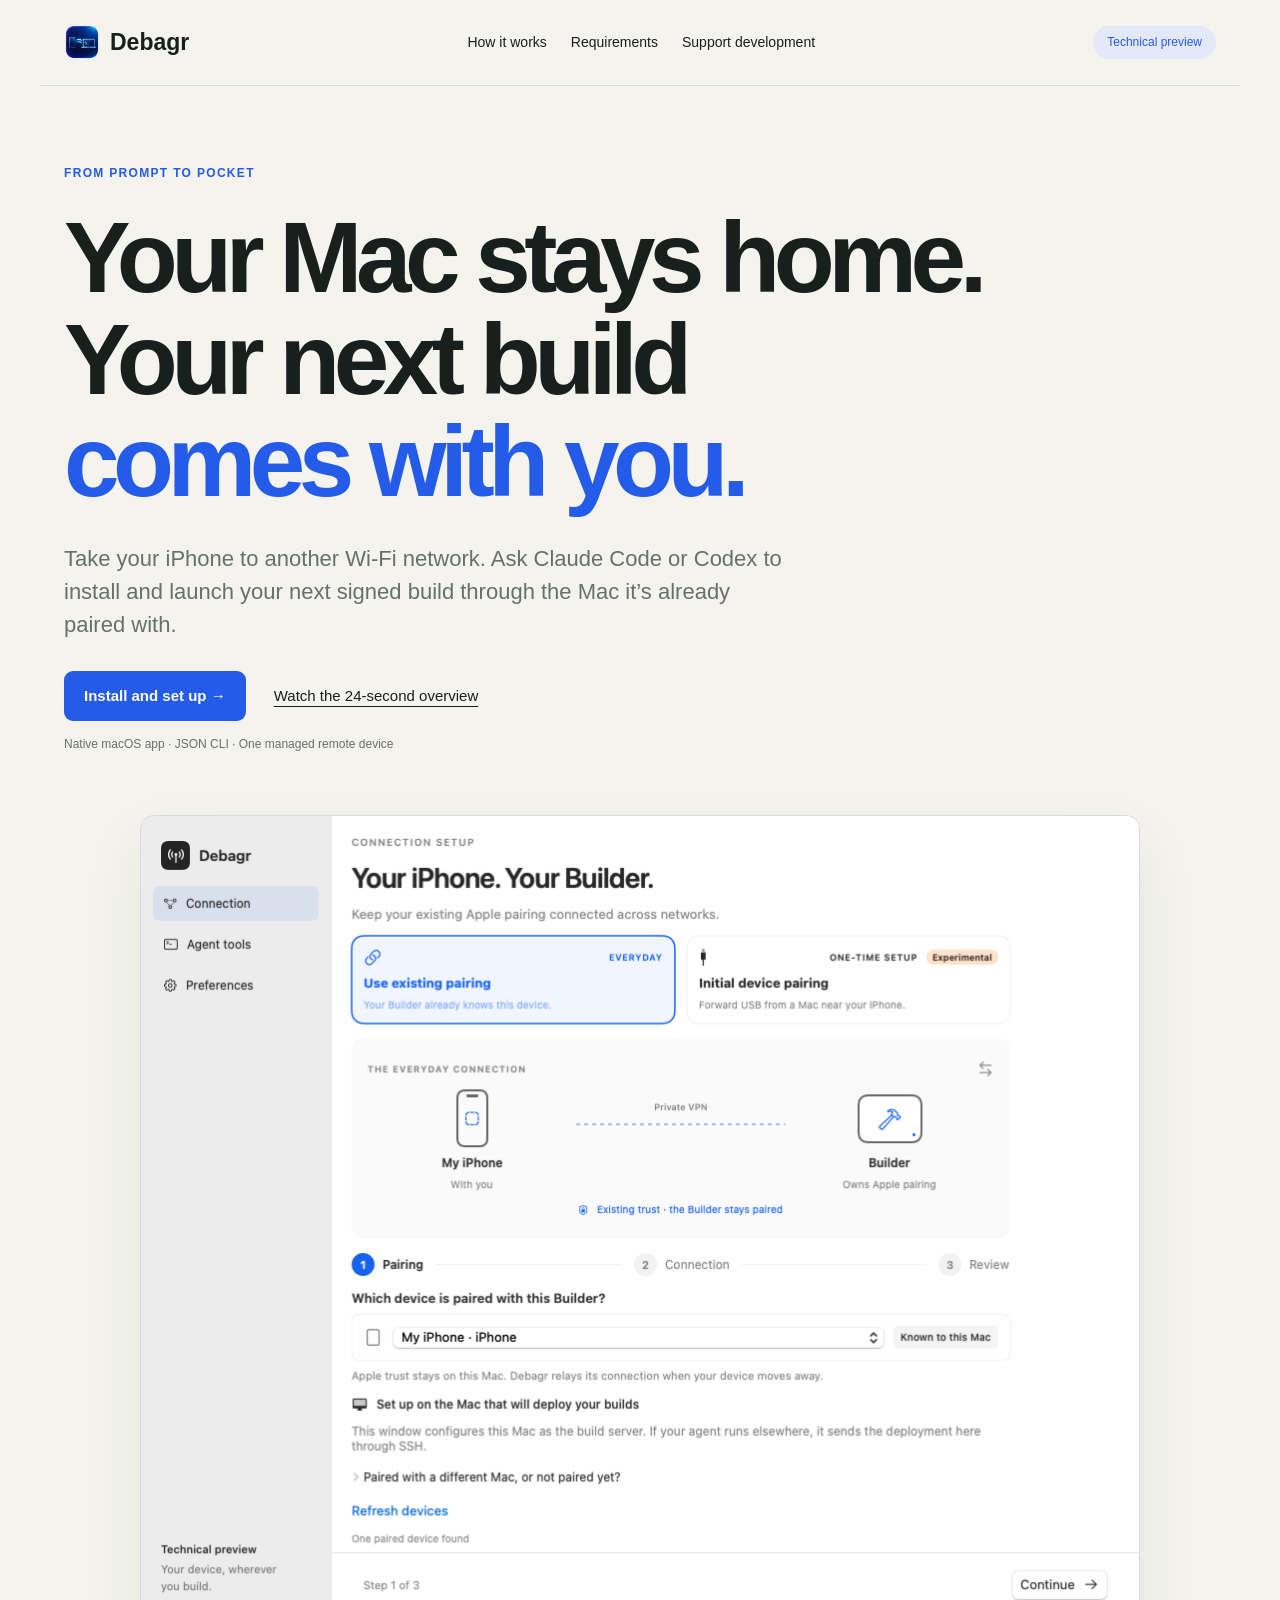
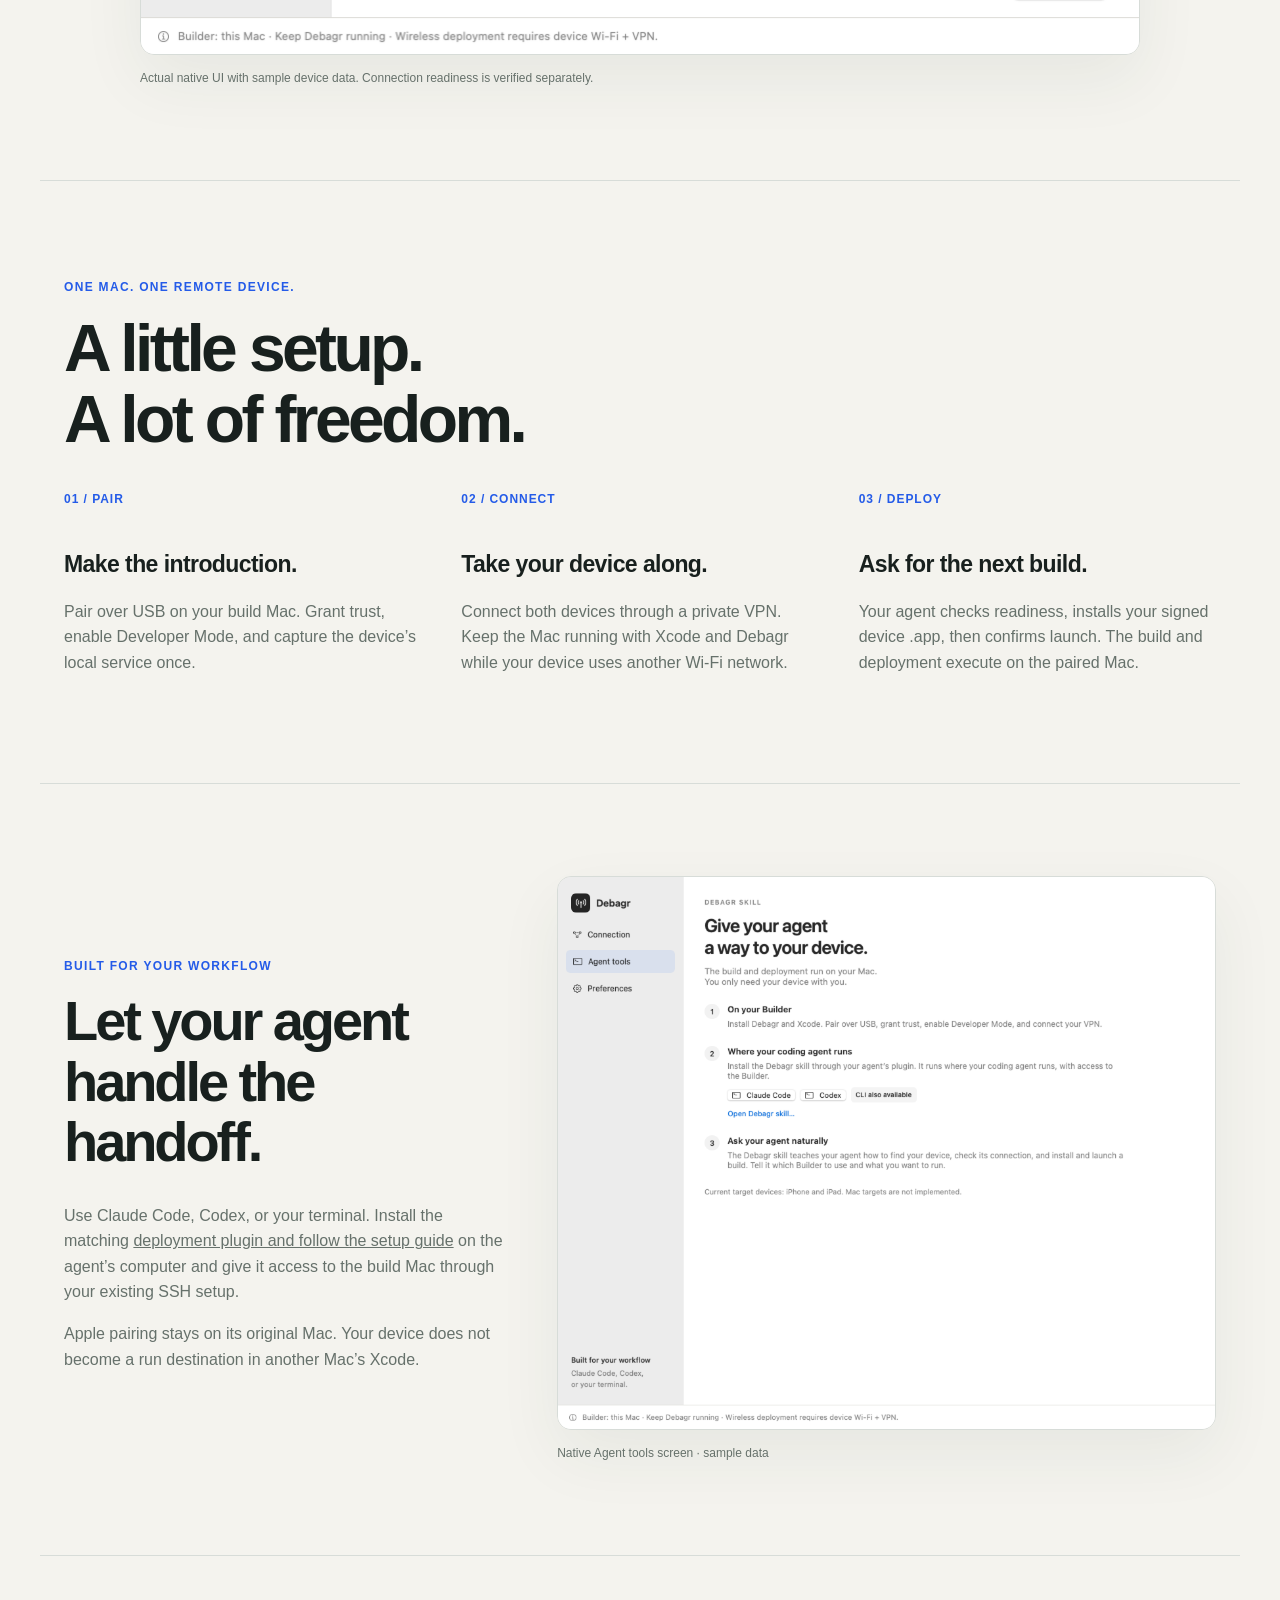
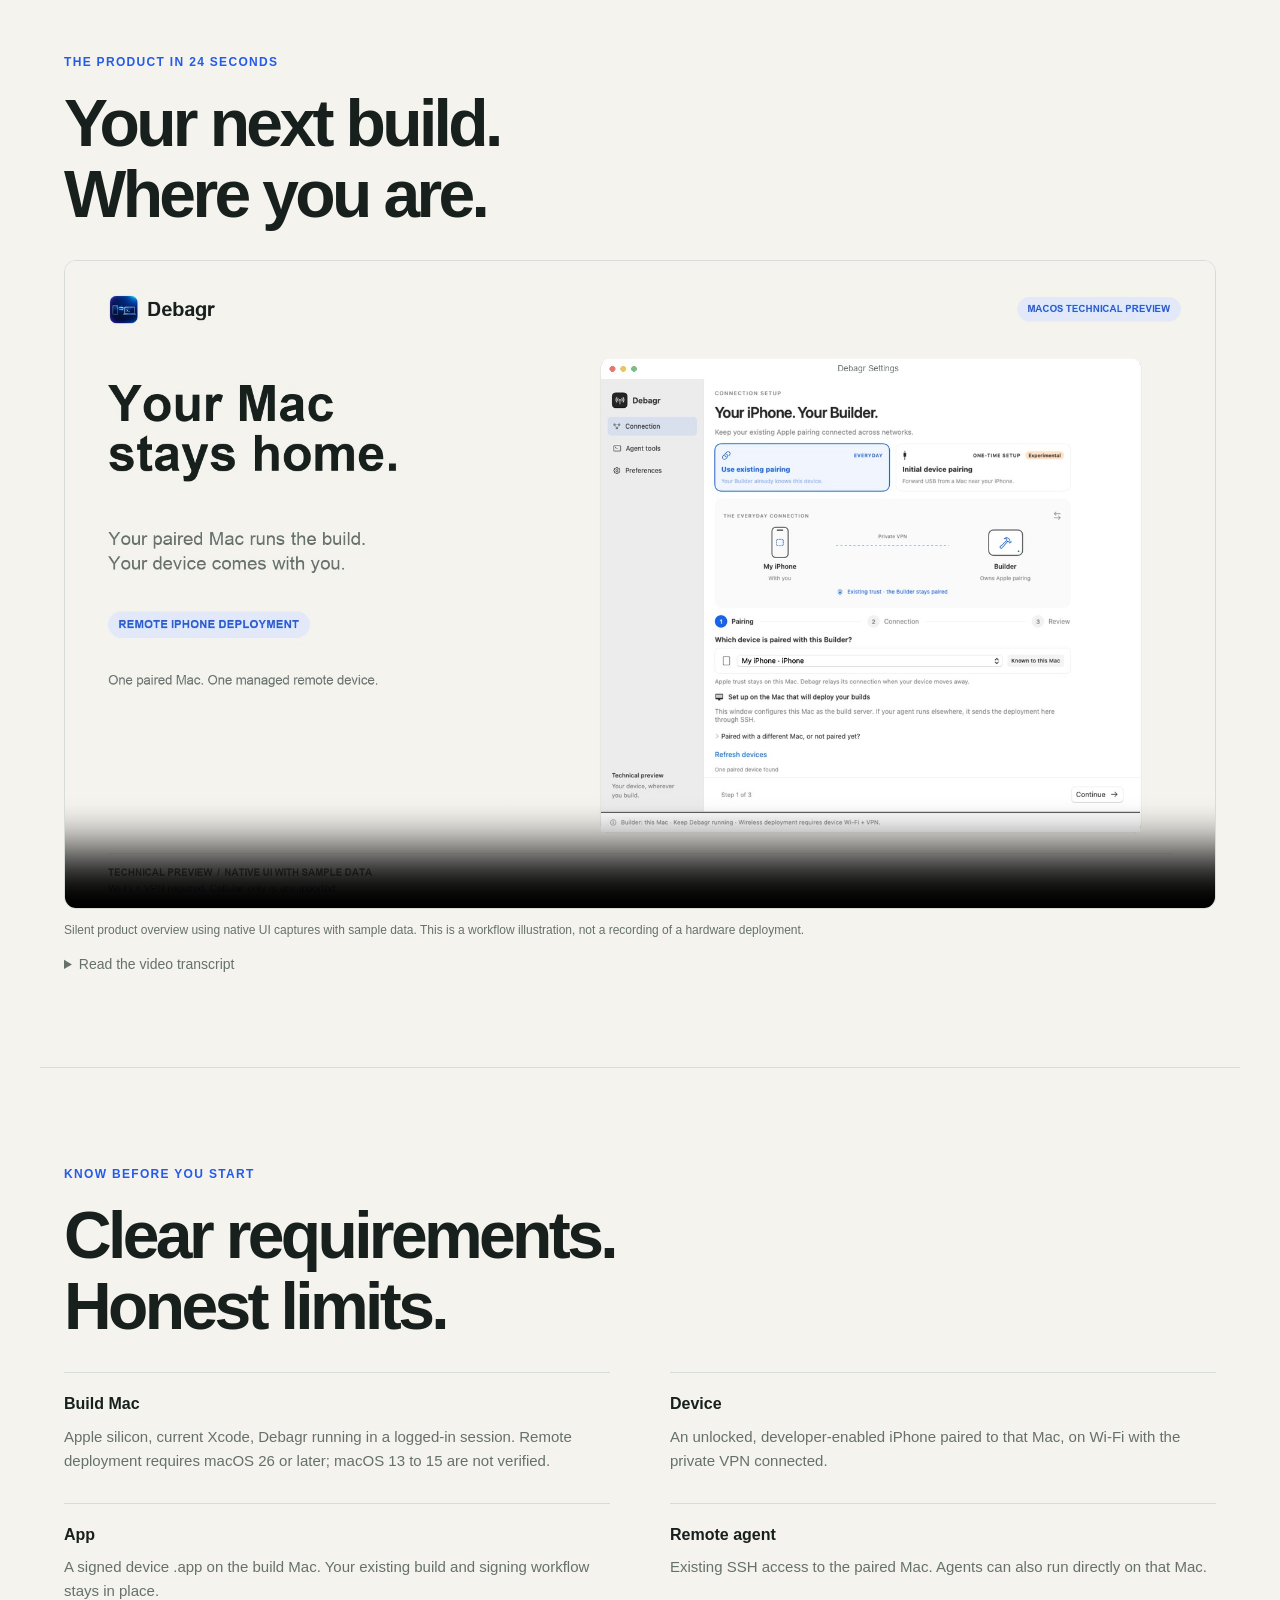
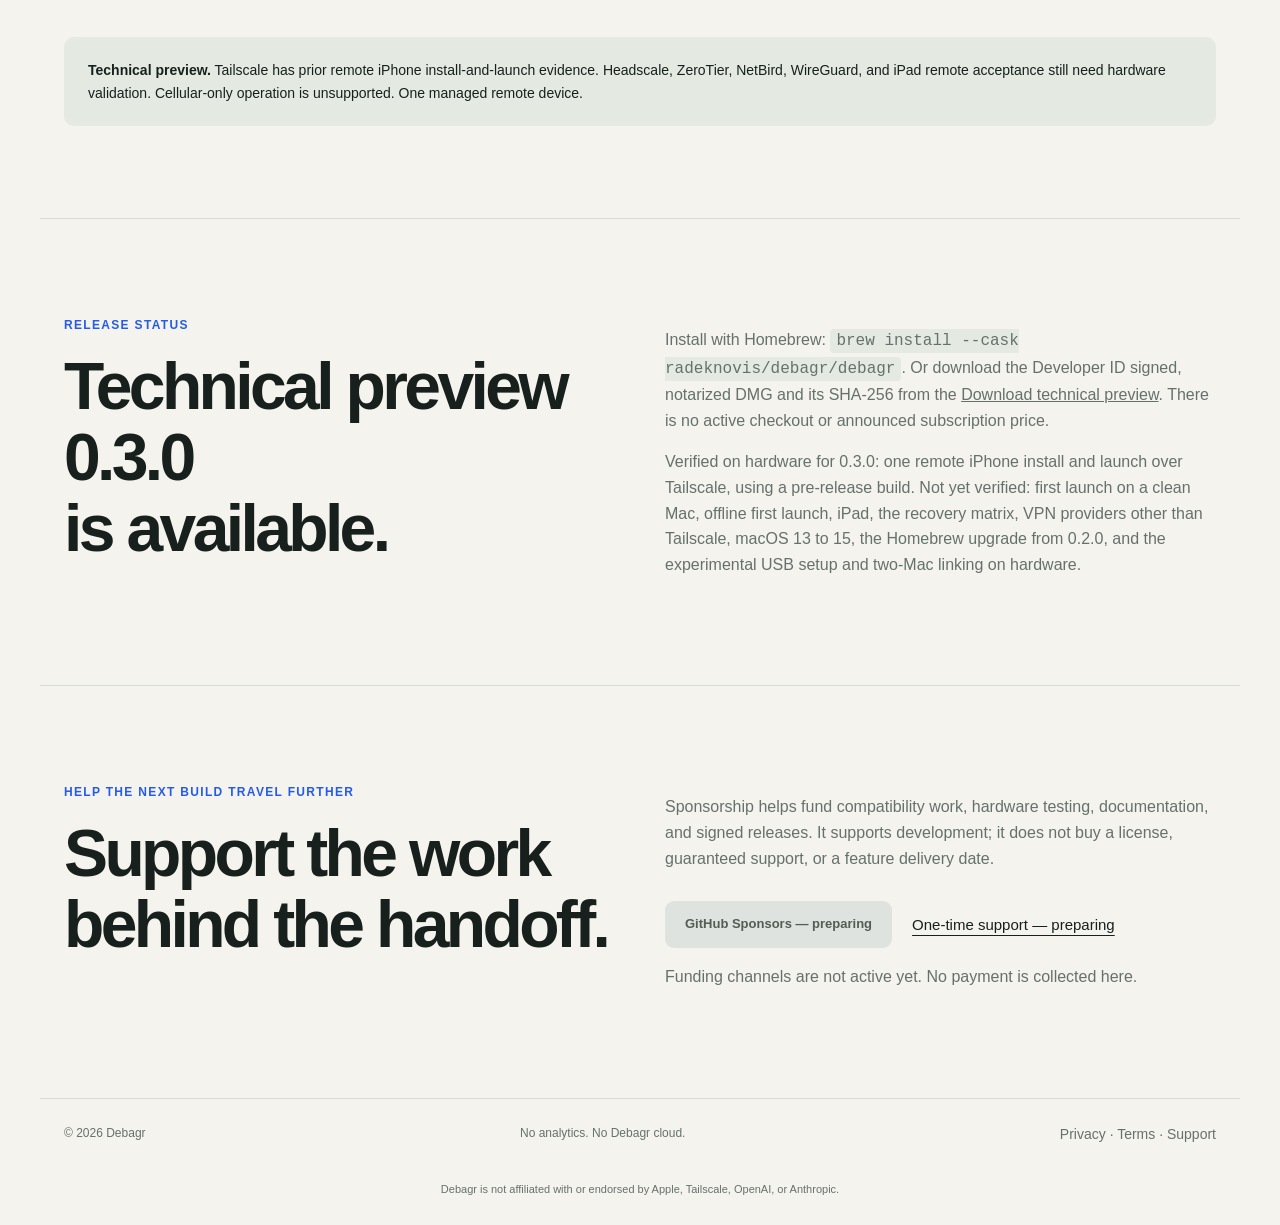
<file: index.html>
<!doctype html>
<html lang="en">
<head>
  <meta charset="utf-8">
  <meta name="viewport" content="width=device-width, initial-scale=1">
  <meta name="description" content="Your Mac stays home. Your next build comes with you. Debagr connects your coding agent to a paired iPhone through your Mac and private VPN.">
  <meta property="og:title" content="Debagr — From prompt to pocket">
  <meta property="og:description" content="Remote iPhone deployment through your paired Mac. Native macOS app, JSON CLI, Claude Code and Codex plugins.">
  <meta property="og:image" content="https://radeknovis.github.io/debagr-site/assets/launch-card.png">
  <meta name="twitter:card" content="summary_large_image">
  <title>Debagr — Your next build comes with you</title>
  <link rel="icon" href="assets/app-icon.png">
  <link rel="stylesheet" href="styles.css">
</head>
<body>
  <a class="skip-link" href="#main">Skip to content</a>
  <nav aria-label="Main navigation">
    <a class="brand" href="#top"><img src="assets/app-icon.png" width="36" height="36" alt="">Debagr</a>
    <div class="nav-links"><a href="#workflow">How it works</a><a href="#requirements">Requirements</a><a href="#support">Support development</a></div>
    <span class="badge">Technical preview</span>
  </nav>
  <main id="main">
    <section class="hero" id="top">
      <div class="eyebrow">From prompt to pocket</div>
      <h1>Your Mac stays home.<br>Your next build<br><em>comes with you.</em></h1>
      <p class="lede">Take your iPhone to another Wi-Fi network. Ask Claude Code or Codex to install and launch your next signed build through the Mac it’s already paired with.</p>
      <div class="actions"><a class="button" href="setup.html">Install and set up <span aria-hidden="true">→</span></a><a class="text-link" href="#watch">Watch the 24-second overview</a></div>
      <p class="fine">Native macOS app · JSON CLI · One managed remote device</p>
      <figure class="product-shot"><img src="assets/device-setup-light.png" width="2000" height="1680" alt="Debagr Connections window on Use existing pairing: path picker with Initial device pairing labelled Experimental, connection diagram, and the Pairing step with a paired device selected. Sample device data."><figcaption>Actual native UI with sample device data. Connection readiness is verified separately.</figcaption></figure>
    </section>
    <section class="section" id="workflow">
      <div class="section-heading"><span>One Mac. One remote device.</span><h2>A little setup.<br>A lot of freedom.</h2></div>
      <div class="grid three">
        <article><b>01 / PAIR</b><h3>Make the introduction.</h3><p>Pair over USB on your build Mac. Grant trust, enable Developer Mode, and capture the device’s local service once.</p></article>
        <article><b>02 / CONNECT</b><h3>Take your device along.</h3><p>Connect both devices through a private VPN. Keep the Mac running with Xcode and Debagr while your device uses another Wi-Fi network.</p></article>
        <article><b>03 / DEPLOY</b><h3>Ask for the next build.</h3><p>Your agent checks readiness, installs your signed device .app, then confirms launch. The build and deployment execute on the paired Mac.</p></article>
      </div>
    </section>
    <section class="section showcase">
      <div><span class="eyebrow">Built for your workflow</span><h2>Let your agent<br>handle the handoff.</h2><p>Use Claude Code, Codex, or your terminal. Install the matching <a href="setup.html">deployment plugin and follow the setup guide</a> on the agent’s computer and give it access to the build Mac through your existing SSH setup.</p><p>Apple pairing stays on its original Mac. Your device does not become a run destination in another Mac’s Xcode.</p></div>
      <figure><img loading="lazy" src="assets/agent-tools-light.png" width="2000" height="1680" alt="Debagr Agent tools with three setup steps, Claude Code and Codex plugin links, and the Open Debagr skill link."><figcaption>Native Agent tools screen · sample data</figcaption></figure>
    </section>
    <section class="section" id="watch">
      <div class="section-heading"><span>The product in 24 seconds</span><h2>Your next build.<br>Where you are.</h2></div>
      <video controls playsinline preload="metadata" poster="assets/promo-poster.jpg" aria-label="Debagr product overview, 24 seconds, silent with on-screen text">
        <source src="assets/debagr-promo.mp4" type="video/mp4">
        <track kind="captions" src="assets/debagr-promo.vtt" srclang="en" label="English">
        <a href="assets/debagr-promo.mp4">Download the Debagr promo video</a>
      </video>
      <p class="fine">Silent product overview using native UI captures with sample data. This is a workflow illustration, not a recording of a hardware deployment.</p>
      <details><summary>Read the video transcript</summary><p>Your Mac stays home. Your next build comes with you. Pair once over USB. Connect your Mac and device through a private VPN. Ask Claude Code, Codex, or your terminal to check readiness, install, and confirm launch. Keep the paired Mac running. Wi-Fi is required; cellular-only is unsupported.</p></details>
    </section>
    <section class="section" id="requirements">
      <div class="section-heading"><span>Know before you start</span><h2>Clear requirements.<br>Honest limits.</h2></div>
      <ul class="requirements">
        <li><strong>Build Mac</strong><span>Apple silicon, current Xcode, Debagr running in a logged-in session. Remote deployment requires macOS 26 or later; macOS 13 to 15 are not verified.</span></li>
        <li><strong>Device</strong><span>An unlocked, developer-enabled iPhone paired to that Mac, on Wi-Fi with the private VPN connected.</span></li>
        <li><strong>App</strong><span>A signed device .app on the build Mac. Your existing build and signing workflow stays in place.</span></li>
        <li><strong>Remote agent</strong><span>Existing SSH access to the paired Mac. Agents can also run directly on that Mac.</span></li>
      </ul>
      <div class="warning"><strong>Technical preview.</strong> Tailscale has prior remote iPhone install-and-launch evidence. Headscale, ZeroTier, NetBird, WireGuard, and iPad remote acceptance still need hardware validation. Cellular-only operation is unsupported. One managed remote device.</div>
    </section>
    <section class="section availability" id="availability">
      <div><span class="eyebrow">Release status</span><h2>Technical preview 0.3.0<br>is available.</h2></div>
      <div><p>Install with Homebrew: <code>brew install --cask radeknovis/debagr/debagr</code>. Or download the Developer ID signed, notarized DMG and its SHA-256 from the <a id="download" href="https://github.com/radeknovis/homebrew-debagr/releases/tag/v0.3.0">0.3.0 release</a>. There is no active checkout or announced subscription price.</p><p class="fine">Verified on hardware for 0.3.0: one remote iPhone install and launch over Tailscale, using a pre-release build. Not yet verified: first launch on a clean Mac, offline first launch, iPad, the recovery matrix, VPN providers other than Tailscale, macOS 13 to 15, the Homebrew upgrade from 0.2.0, and the experimental USB setup and two-Mac linking on hardware.</p></div>
    </section>
    <section class="section availability" id="support">
      <div><span class="eyebrow">Help the next build travel further</span><h2>Support the work<br>behind the handoff.</h2></div>
      <div><p>Sponsorship helps fund compatibility work, hardware testing, documentation, and signed releases. It supports development; it does not buy a license, guaranteed support, or a feature delivery date.</p><div class="actions left"><a id="sponsor" class="button" href="#funding-status" aria-disabled="true">GitHub Sponsors — preparing</a><a id="kofi" class="text-link" href="#funding-status" aria-disabled="true">One-time support — preparing</a></div><p class="fine" id="funding-status">Funding channels are not active yet. No payment is collected here.</p></div>
    </section>
  </main>
  <footer><span>© 2026 Debagr</span><span>No analytics. No Debagr cloud.</span><a href="legal.html">Privacy · Terms · Support</a></footer>
  <p class="disclaimer">Debagr is not affiliated with or endorsed by Apple, Tailscale, OpenAI, or Anthropic.</p>
  <script src="config.js"></script>
  <script>
    for (const [id, value, label] of [
      ["download", window.DEBAGR_DOWNLOAD_URL, "Download technical preview"],
      ["sponsor", window.DEBAGR_SPONSOR_URL, "Sponsor on GitHub"],
      ["kofi", window.DEBAGR_KOFI_URL, "Leave a one-time tip"]
    ]) {
      try {
        const url = new URL(value);
        if (url.protocol !== "https:") continue;
        const link = document.getElementById(id);
        if (!link) continue;
        link.href = url.href;
        link.textContent = label;
        link.removeAttribute("aria-disabled");
      } catch { /* Links stay in preparation until verified HTTPS destinations are configured. */ }
    }
    if (!["sponsor", "kofi"].every(id => document.getElementById(id).hasAttribute("aria-disabled"))) {
      document.getElementById("funding-status").textContent = "Optional support is processed by the linked provider under its terms.";
    }
  </script>
</body>
</html>
</file>
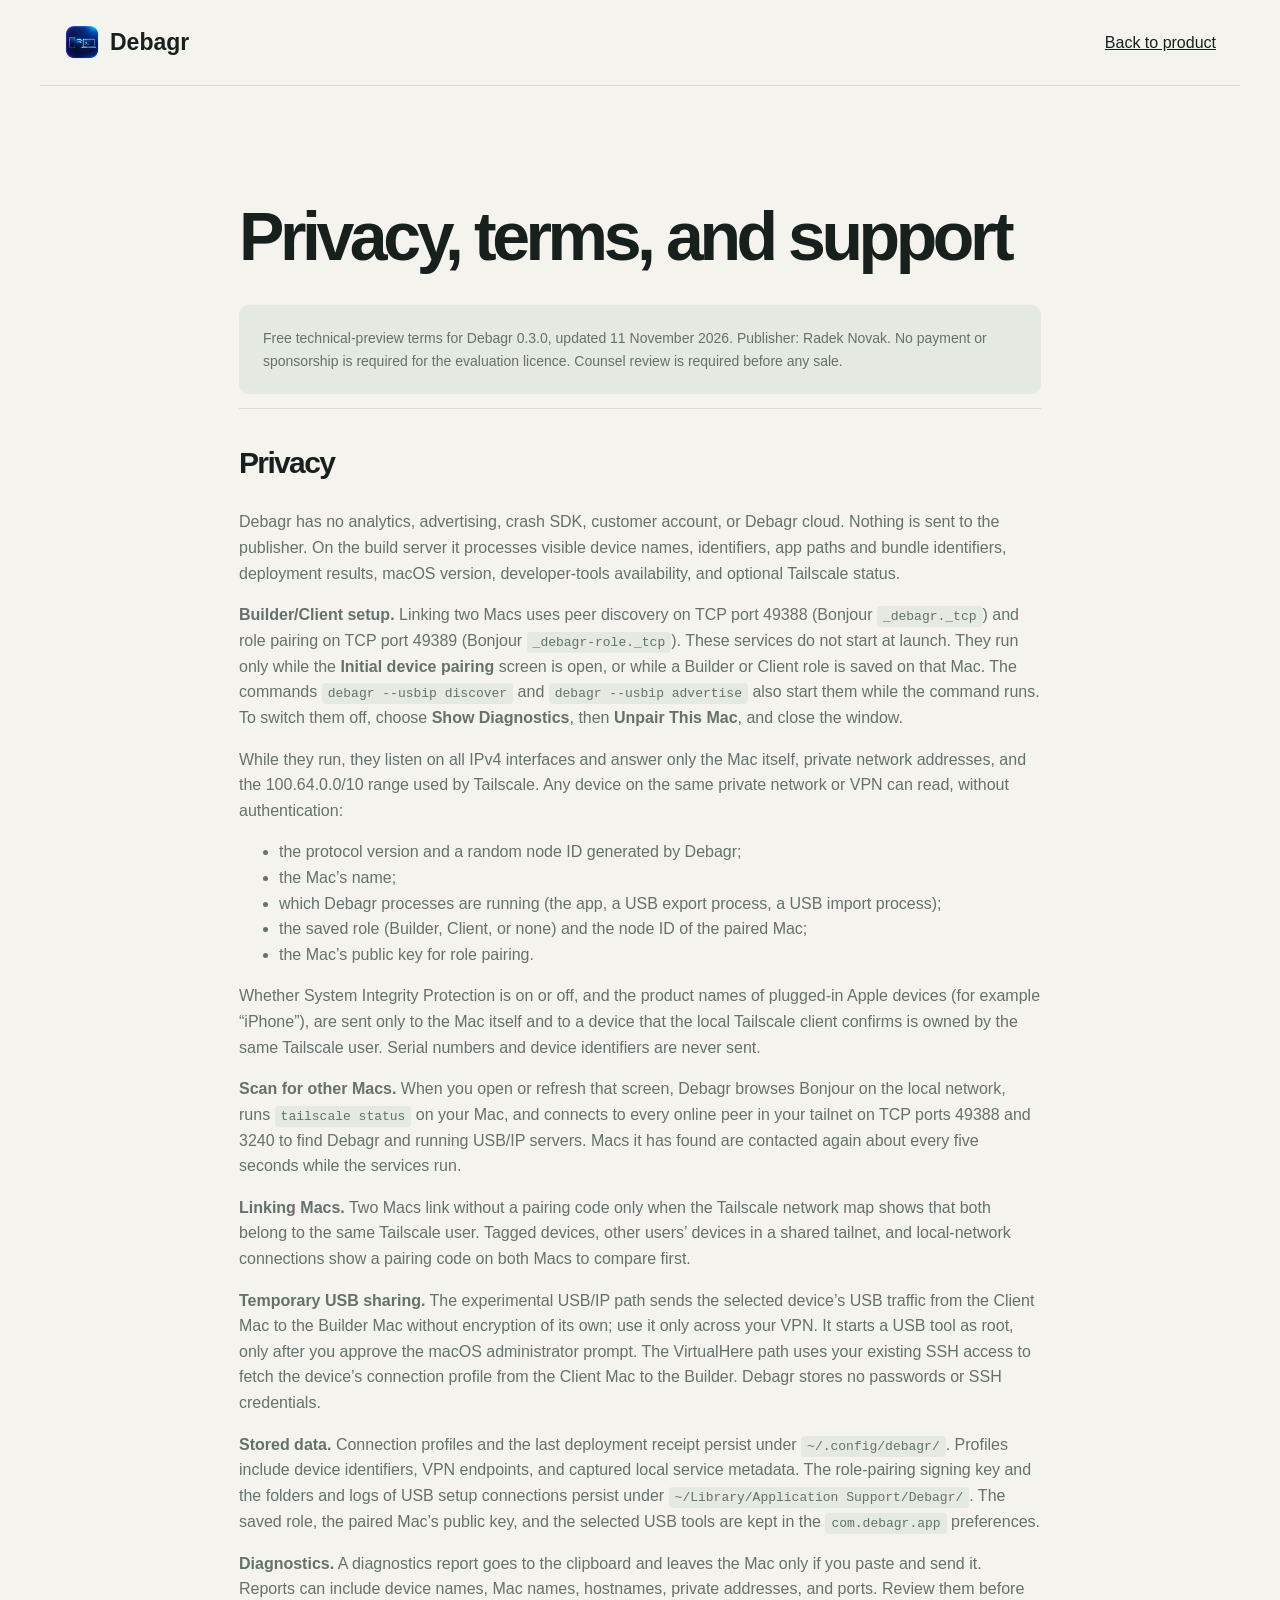
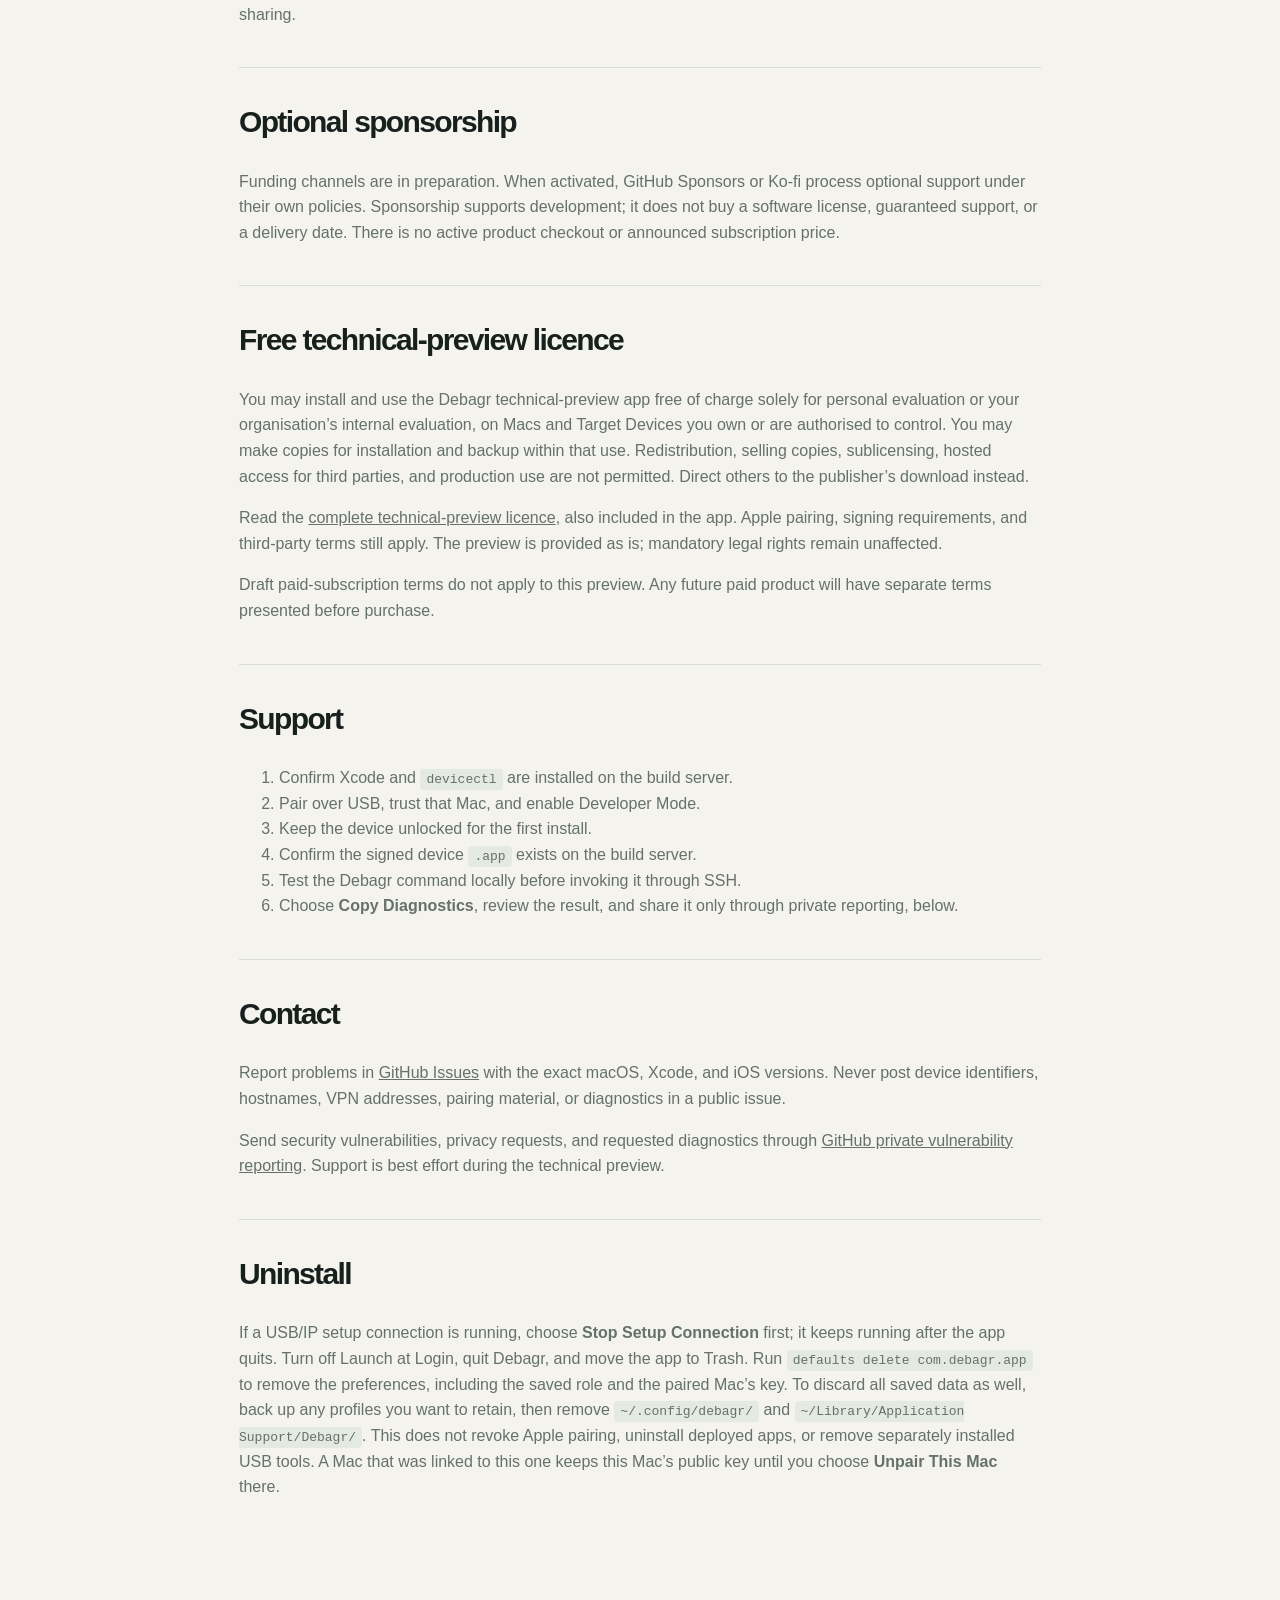
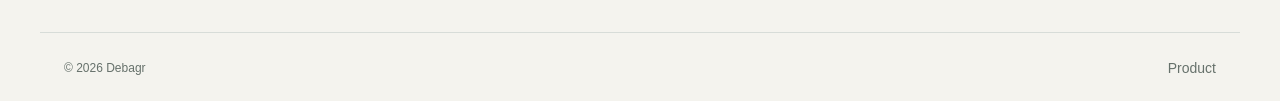
<file: legal.html>
<!doctype html>
<html lang="en">
  <head>
    <meta charset="utf-8">
    <meta name="viewport" content="width=device-width, initial-scale=1">
    <title>Debagr — privacy, terms, and support</title>
    <link rel="icon" href="assets/app-icon.png">
    <link rel="stylesheet" href="styles.css">
  </head>
  <body>
    <nav><a class="brand" href="index.html"><img src="assets/app-icon.png" alt="">Debagr</a><a href="index.html">Back to product</a></nav>
    <main class="legal">
      <h1>Privacy, terms, and support</h1>
      <p class="warning">Free technical-preview terms for Debagr 0.3.0, updated 11 November 2026. Publisher: Radek Novak. No payment or sponsorship is required for the evaluation licence. Counsel review is required before any sale.</p>

      <section><h2>Privacy</h2><p>Debagr has no analytics, advertising, crash SDK, customer account, or Debagr cloud. Nothing is sent to the publisher. On the build server it processes visible device names, identifiers, app paths and bundle identifiers, deployment results, macOS version, developer-tools availability, and optional Tailscale status.</p><p><strong>Builder/Client setup.</strong> Linking two Macs uses peer discovery on TCP port 49388 (Bonjour <code>_debagr._tcp</code>) and role pairing on TCP port 49389 (Bonjour <code>_debagr-role._tcp</code>). These services do not start at launch. They run only while the <strong>Initial device pairing</strong> screen is open, or while a Builder or Client role is saved on that Mac. The commands <code>debagr --usbip discover</code> and <code>debagr --usbip advertise</code> also start them while the command runs. To switch them off, choose <strong>Show Diagnostics</strong>, then <strong>Unpair This Mac</strong>, and close the window.</p><p>While they run, they listen on all IPv4 interfaces and answer only the Mac itself, private network addresses, and the 100.64.0.0/10 range used by Tailscale. Any device on the same private network or VPN can read, without authentication:</p><ul><li>the protocol version and a random node ID generated by Debagr;</li><li>the Mac’s name;</li><li>which Debagr processes are running (the app, a USB export process, a USB import process);</li><li>the saved role (Builder, Client, or none) and the node ID of the paired Mac;</li><li>the Mac’s public key for role pairing.</li></ul><p>Whether System Integrity Protection is on or off, and the product names of plugged-in Apple devices (for example “iPhone”), are sent only to the Mac itself and to a device that the local Tailscale client confirms is owned by the same Tailscale user. Serial numbers and device identifiers are never sent.</p><p><strong>Scan for other Macs.</strong> When you open or refresh that screen, Debagr browses Bonjour on the local network, runs <code>tailscale status</code> on your Mac, and connects to every online peer in your tailnet on TCP ports 49388 and 3240 to find Debagr and running USB/IP servers. Macs it has found are contacted again about every five seconds while the services run.</p><p><strong>Linking Macs.</strong> Two Macs link without a pairing code only when the Tailscale network map shows that both belong to the same Tailscale user. Tagged devices, other users’ devices in a shared tailnet, and local-network connections show a pairing code on both Macs to compare first.</p><p><strong>Temporary USB sharing.</strong> The experimental USB/IP path sends the selected device’s USB traffic from the Client Mac to the Builder Mac without encryption of its own; use it only across your VPN. It starts a USB tool as root, only after you approve the macOS administrator prompt. The VirtualHere path uses your existing SSH access to fetch the device’s connection profile from the Client Mac to the Builder. Debagr stores no passwords or SSH credentials.</p><p><strong>Stored data.</strong> Connection profiles and the last deployment receipt persist under <code>~/.config/debagr/</code>. Profiles include device identifiers, VPN endpoints, and captured local service metadata. The role-pairing signing key and the folders and logs of USB setup connections persist under <code>~/Library/Application Support/Debagr/</code>. The saved role, the paired Mac’s public key, and the selected USB tools are kept in the <code>com.debagr.app</code> preferences.</p><p><strong>Diagnostics.</strong> A diagnostics report goes to the clipboard and leaves the Mac only if you paste and send it. Reports can include device names, Mac names, hostnames, private addresses, and ports. Review them before sharing.</p></section>

      <section><h2>Optional sponsorship</h2><p>Funding channels are in preparation. When activated, GitHub Sponsors or Ko-fi process optional support under their own policies. Sponsorship supports development; it does not buy a software license, guaranteed support, or a delivery date. There is no active product checkout or announced subscription price.</p></section>

      <section><h2>Free technical-preview licence</h2><p>You may install and use the Debagr technical-preview app free of charge solely for personal evaluation or your organisation’s internal evaluation, on Macs and Target Devices you own or are authorised to control. You may make copies for installation and backup within that use. Redistribution, selling copies, sublicensing, hosted access for third parties, and production use are not permitted. Direct others to the publisher’s download instead.</p><p>Read the <a href="preview-licence.txt">complete technical-preview licence</a>, also included in the app. Apple pairing, signing requirements, and third-party terms still apply. The preview is provided as is; mandatory legal rights remain unaffected.</p><p>Draft paid-subscription terms do not apply to this preview. Any future paid product will have separate terms presented before purchase.</p></section>

      <section><h2>Support</h2><ol><li>Confirm Xcode and <code>devicectl</code> are installed on the build server.</li><li>Pair over USB, trust that Mac, and enable Developer Mode.</li><li>Keep the device unlocked for the first install.</li><li>Confirm the signed device <code>.app</code> exists on the build server.</li><li>Test the Debagr command locally before invoking it through SSH.</li><li>Choose <strong>Copy Diagnostics</strong>, review the result, and share it only through private reporting, below.</li></ol></section>

      <section><h2>Contact</h2><p>Report problems in <a href="https://github.com/radeknovis/homebrew-debagr/issues">GitHub Issues</a> with the exact macOS, Xcode, and iOS versions. Never post device identifiers, hostnames, VPN addresses, pairing material, or diagnostics in a public issue.</p><p>Send security vulnerabilities, privacy requests, and requested diagnostics through <a href="https://github.com/radeknovis/homebrew-debagr/security/advisories/new">GitHub private vulnerability reporting</a>. Support is best effort during the technical preview.</p></section>

      <section><h2>Uninstall</h2><p>If a USB/IP setup connection is running, choose <strong>Stop Setup Connection</strong> first; it keeps running after the app quits. Turn off Launch at Login, quit Debagr, and move the app to Trash. Run <code>defaults delete com.debagr.app</code> to remove the preferences, including the saved role and the paired Mac’s key. To discard all saved data as well, back up any profiles you want to retain, then remove <code>~/.config/debagr/</code> and <code>~/Library/Application Support/Debagr/</code>. This does not revoke Apple pairing, uninstall deployed apps, or remove separately installed USB tools. A Mac that was linked to this one keeps this Mac’s public key until you choose <strong>Unpair This Mac</strong> there.</p></section>
    </main>
    <footer><span>© 2026 Debagr</span><a href="index.html">Product</a></footer>
  </body>
</html>
</file>
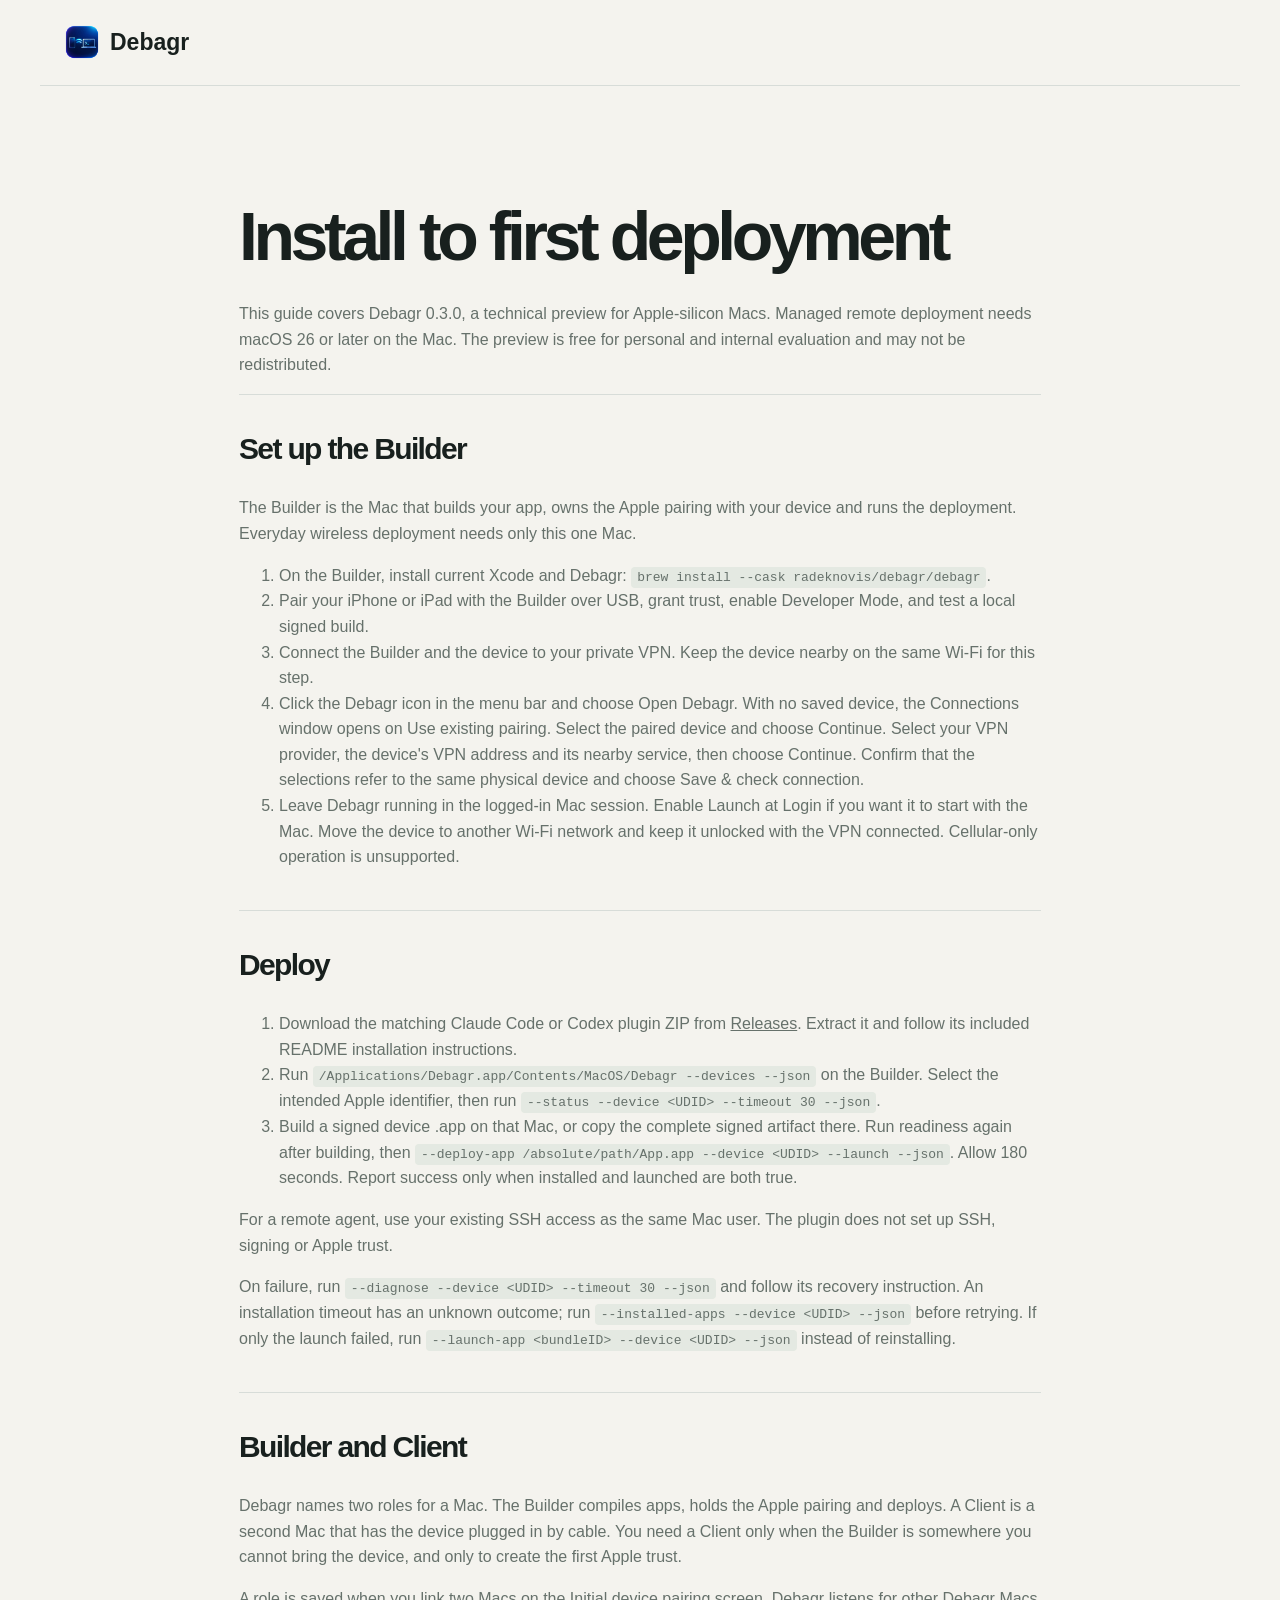
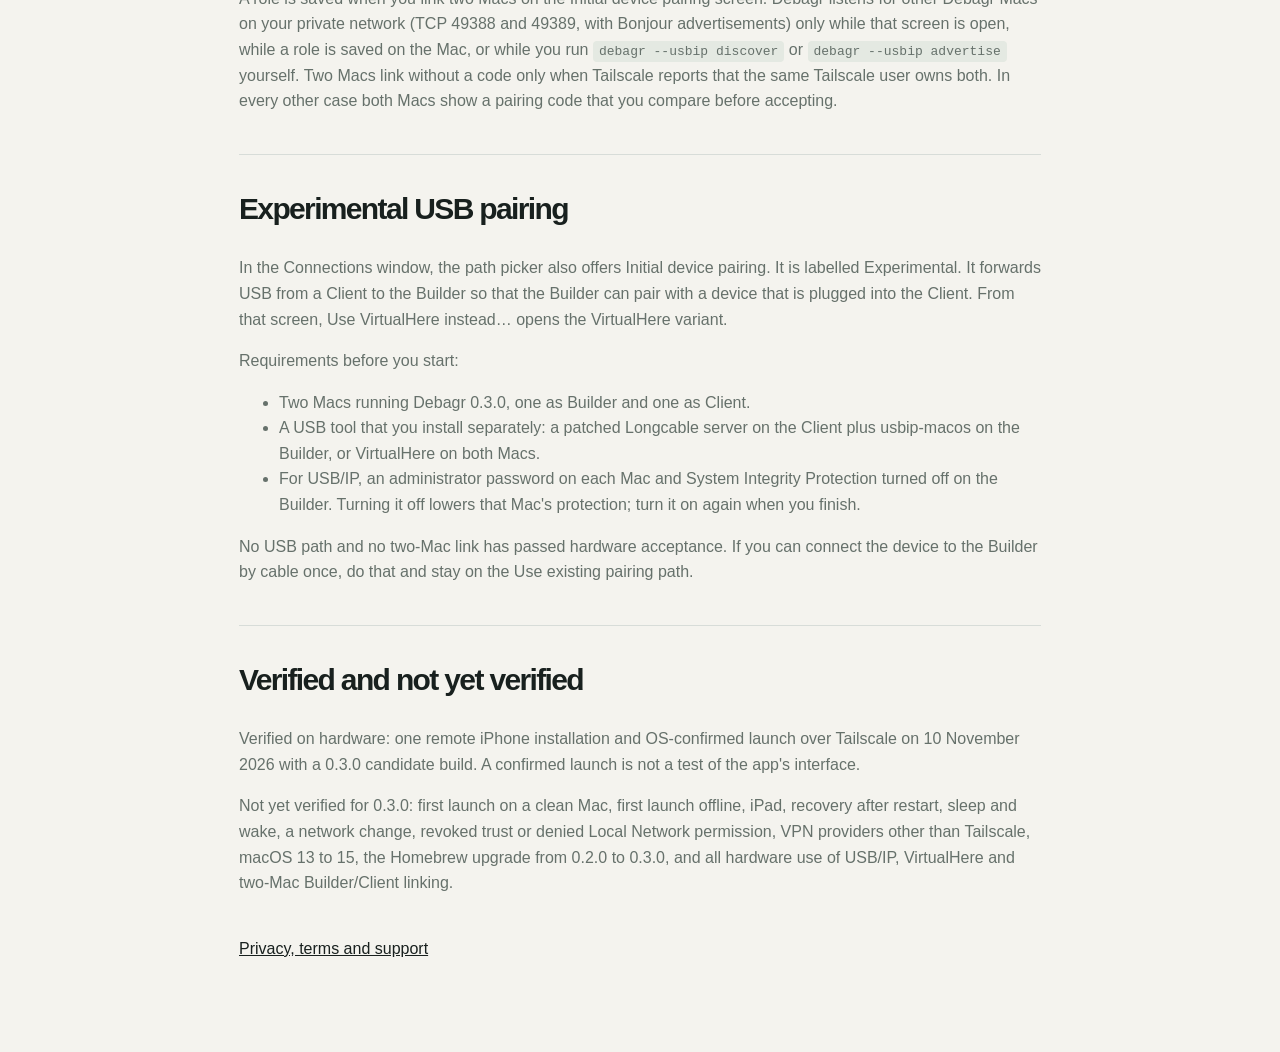
<file: setup.html>
<!doctype html>
<html lang="en">
  <head>
    <meta charset="utf-8">
    <meta name="viewport" content="width=device-width, initial-scale=1">
    <title>Debagr setup</title>
    <link rel="stylesheet" href="styles.css">
  </head>
  <body>
    <nav><a class="brand" href="index.html"><img src="assets/app-icon.png" alt="">Debagr</a></nav>
    <main class="legal">
      <h1>Install to first deployment</h1>
      <p>This guide covers Debagr 0.3.0, a technical preview for Apple-silicon Macs. Managed remote deployment needs macOS 26 or later on the Mac. The preview is free for personal and internal evaluation and may not be redistributed.</p>

      <section><h2>Set up the Builder</h2><p>The Builder is the Mac that builds your app, owns the Apple pairing with your device and runs the deployment. Everyday wireless deployment needs only this one Mac.</p><ol><li>On the Builder, install current Xcode and Debagr: <code>brew install --cask radeknovis/debagr/debagr</code>.</li><li>Pair your iPhone or iPad with the Builder over USB, grant trust, enable Developer Mode, and test a local signed build.</li><li>Connect the Builder and the device to your private VPN. Keep the device nearby on the same Wi-Fi for this step.</li><li>Click the Debagr icon in the menu bar and choose Open Debagr. With no saved device, the Connections window opens on Use existing pairing. Select the paired device and choose Continue. Select your VPN provider, the device's VPN address and its nearby service, then choose Continue. Confirm that the selections refer to the same physical device and choose Save &amp; check connection.</li><li>Leave Debagr running in the logged-in Mac session. Enable Launch at Login if you want it to start with the Mac. Move the device to another Wi-Fi network and keep it unlocked with the VPN connected. Cellular-only operation is unsupported.</li></ol></section>

      <section><h2>Deploy</h2><ol><li>Download the matching Claude Code or Codex plugin ZIP from <a href="https://github.com/radeknovis/homebrew-debagr/releases">Releases</a>. Extract it and follow its included README installation instructions.</li><li>Run <code>/Applications/Debagr.app/Contents/MacOS/Debagr --devices --json</code> on the Builder. Select the intended Apple identifier, then run <code>--status --device &lt;UDID&gt; --timeout 30 --json</code>.</li><li>Build a signed device .app on that Mac, or copy the complete signed artifact there. Run readiness again after building, then <code>--deploy-app /absolute/path/App.app --device &lt;UDID&gt; --launch --json</code>. Allow 180 seconds. Report success only when installed and launched are both true.</li></ol><p>For a remote agent, use your existing SSH access as the same Mac user. The plugin does not set up SSH, signing or Apple trust.</p><p>On failure, run <code>--diagnose --device &lt;UDID&gt; --timeout 30 --json</code> and follow its recovery instruction. An installation timeout has an unknown outcome; run <code>--installed-apps --device &lt;UDID&gt; --json</code> before retrying. If only the launch failed, run <code>--launch-app &lt;bundleID&gt; --device &lt;UDID&gt; --json</code> instead of reinstalling.</p></section>

      <section><h2>Builder and Client</h2><p>Debagr names two roles for a Mac. The Builder compiles apps, holds the Apple pairing and deploys. A Client is a second Mac that has the device plugged in by cable. You need a Client only when the Builder is somewhere you cannot bring the device, and only to create the first Apple trust.</p><p>A role is saved when you link two Macs on the Initial device pairing screen. Debagr listens for other Debagr Macs on your private network (TCP 49388 and 49389, with Bonjour advertisements) only while that screen is open, while a role is saved on the Mac, or while you run <code>debagr --usbip discover</code> or <code>debagr --usbip advertise</code> yourself. Two Macs link without a code only when Tailscale reports that the same Tailscale user owns both. In every other case both Macs show a pairing code that you compare before accepting.</p></section>

      <section><h2>Experimental USB pairing</h2><p>In the Connections window, the path picker also offers Initial device pairing. It is labelled Experimental. It forwards USB from a Client to the Builder so that the Builder can pair with a device that is plugged into the Client. From that screen, Use VirtualHere instead… opens the VirtualHere variant.</p><p>Requirements before you start:</p><ul><li>Two Macs running Debagr 0.3.0, one as Builder and one as Client.</li><li>A USB tool that you install separately: a patched Longcable server on the Client plus usbip-macos on the Builder, or VirtualHere on both Macs.</li><li>For USB/IP, an administrator password on each Mac and System Integrity Protection turned off on the Builder. Turning it off lowers that Mac's protection; turn it on again when you finish.</li></ul><p>No USB path and no two-Mac link has passed hardware acceptance. If you can connect the device to the Builder by cable once, do that and stay on the Use existing pairing path.</p></section>

      <section><h2>Verified and not yet verified</h2><p>Verified on hardware: one remote iPhone installation and OS-confirmed launch over Tailscale on 10 November 2026 with a 0.3.0 candidate build. A confirmed launch is not a test of the app's interface.</p><p>Not yet verified for 0.3.0: first launch on a clean Mac, first launch offline, iPad, recovery after restart, sleep and wake, a network change, revoked trust or denied Local Network permission, VPN providers other than Tailscale, macOS 13 to 15, the Homebrew upgrade from 0.2.0 to 0.3.0, and all hardware use of USB/IP, VirtualHere and two-Mac Builder/Client linking.</p></section>

      <a href="legal.html">Privacy, terms and support</a>
    </main>
  </body>
</html>
</file>
<file: styles.css>
:root {
  color-scheme:light;
  --bg:#f4f3ee;
  --ink:#18201e;
  --muted:#66716b;
  --blue:#245be8;
  --line:#d7dcd8;
  --max:1200px;
  font-family:-apple-system,BlinkMacSystemFont,"Helvetica Neue",sans-serif
}
* {
  box-sizing:border-box
}
body {
  margin:0;
  background:var(--bg);
  color:var(--ink);
  line-height:1.6
}
a {
  color:inherit
}
img {
  max-width:100%;
  height:auto
}
nav,footer {
  max-width:var(--max);
  margin:auto;
  padding:24px;
  display:flex;
  align-items:center;
  justify-content:space-between;
  gap:24px
}
nav {
  border-bottom:1px solid var(--line)
}
.brand {
  display:flex;
  align-items:center;
  gap:10px;
  text-decoration:none;
  font-weight:750;
  font-size:23px
}
.brand img {
  border-radius:9px
}
.nav-links {
  display:flex;
  gap:24px
}
.nav-links a,footer a {
  font-size:14px;
  text-decoration:none
}
.badge {
  font-size:12px;
  color:var(--blue);
  background:#e3e9f8;
  border-radius:24px;
  padding:7px 14px;
  white-space:nowrap
}
.hero,.section,.legal {
  max-width:var(--max);
  margin:auto;
  padding:92px 24px
}
.hero {
  padding-top:78px
}
.eyebrow,.section-heading span {
  font-size:12px;
  font-weight:700;
  letter-spacing:.11em;
  text-transform:uppercase;
  color:var(--blue)
}
h1 {
  font-size:clamp(54px,7.8vw,108px);
  line-height:1.02;
  letter-spacing:-.065em;
  font-weight:650;
  margin:24px 0 30px
}
h1 em {
  font-style:normal;
  color:var(--blue)
}
h2 {
  font-size:clamp(38px,5.2vw,66px);
  line-height:1.08;
  letter-spacing:-.055em;
  font-weight:650;
  margin:14px 0 30px
}
h3 {
  font-size:23px;
  letter-spacing:-.025em;
  margin:35px 0 12px
}
.lede {
  font-size:22px;
  line-height:1.5;
  max-width:720px;
  color:var(--muted)
}
.actions {
  display:flex;
  align-items:center;
  gap:28px;
  margin:30px 0 14px;
  flex-wrap:wrap
}
.button {
  display:inline-block;
  background:var(--blue);
  color:white;
  border-radius:9px;
  padding:13px 20px;
  font-weight:600;
  text-decoration:none;
  font-size:15px
}
.button:hover {
  background:#164acb
}
.button[aria-disabled=true] {
  background:#dfe3df;
  color:#535d56
}
.text-link {
  font-size:15px;
  text-underline-offset:5px
}
.fine,figcaption {
  font-size:12px;
  color:var(--muted)
}
figure {
  margin:0
}
.product-shot {
  margin:60px auto 0;
  max-width:1000px
}
.product-shot img,.showcase img {
  display:block;
  border:1px solid var(--line);
  border-radius:14px;
  box-shadow:0 25px 65px #263b2b10
}
figcaption {
  margin-top:14px
}
.section {
  border-top:1px solid var(--line)
}
.grid {
  display:grid;
  gap:40px
}
.grid.three {
  grid-template-columns:repeat(3,1fr)
}
.grid article b {
  font-size:12px;
  color:var(--blue);
  letter-spacing:.08em
}
.grid p,.showcase p,.availability p {
  color:var(--muted);
  font-size:16px
}
.showcase {
  display:grid;
  grid-template-columns:.8fr 1.2fr;
  gap:54px;
  align-items:center
}
.showcase h2 {
  font-size:clamp(34px,4.5vw,56px)
}
video {
  display:block;
  width:100%;
  border:1px solid var(--line);
  border-radius:12px;
  background:white
}
details {
  font-size:14px;
  color:var(--muted);
  max-width:780px
}
summary {
  cursor:pointer
}
.requirements {
  padding:0;
  list-style:none;
  display:grid;
  grid-template-columns:1fr 1fr;
  gap:30px 60px
}
.requirements li {
  padding-top:18px;
  border-top:1px solid var(--line)
}
.requirements strong,.requirements span {
  display:block
}
.requirements span {
  margin-top:8px;
  font-size:15px;
  color:var(--muted)
}
.warning {
  padding:22px 24px;
  border-radius:10px;
  background:#e4e9e2;
  margin-top:34px;
  font-size:14px
}
.availability {
  display:grid;
  grid-template-columns:1fr 1fr;
  gap:50px;
  align-items:start
}
.availability h2 {
  margin-bottom:0
}
.availability .button {
  font-size:13px
}
.left {
  gap:20px
}
footer {
  border-top:1px solid var(--line);
  color:var(--muted);
  font-size:12px
}
.disclaimer {
  text-align:center;
  color:var(--muted);
  font-size:11px;
  margin:12px 24px 30px
}
.legal {
  max-width:850px
}
.legal h1 {
  font-size:68px
}
.legal section {
  border-top:1px solid var(--line);
  padding:24px 0
}
.legal section h2 {
  font-size:30px
}
.legal p,.legal li {
  color:var(--muted)
}
code {
  background:#e4e9e2;
  padding:3px 6px;
  border-radius:4px
}
.skip-link {
  position:absolute;
  left:16px;
  top:-60px;
  padding:8px 14px;
  background:white;
  z-index:10
}
.skip-link:focus {
  top:8px
}
:focus-visible {
  outline:3px solid var(--blue);
  outline-offset:4px
}
@media(max-width:760px) {
  nav {
    flex-wrap:wrap;
    gap:14px
  }
  .nav-links {
    order:3;
    width:100%;
    gap:20px
  }
  .nav-links a {
    font-size:12px
  }
  .hero,.section,.legal {
    padding-top:55px;
    padding-bottom:55px
  }
  h1 {
    font-size:clamp(48px,9.5vw,70px)
  }
  .lede {
    font-size:19px
  }
  .grid.three,.showcase,.requirements,.availability {
    grid-template-columns:1fr
  }
  .grid {
    gap:26px
  }
  h3 {
    margin-top:18px
  }
  .showcase {
    gap:30px
  }
  .availability {
    gap:10px
  }
  .actions {
    gap:20px
  }
  .product-shot {
    margin-top:40px
  }
  footer {
    flex-wrap:wrap
  }
  .legal h1 {
    font-size:48px
  }
}
@media(prefers-reduced-motion:reduce) {
  * {
    scroll-behavior:auto!important
  }
}

.brand img { width: 36px; height: 36px; object-fit: contain; }

.legal code { overflow-wrap: anywhere; white-space: normal; }
</file>
